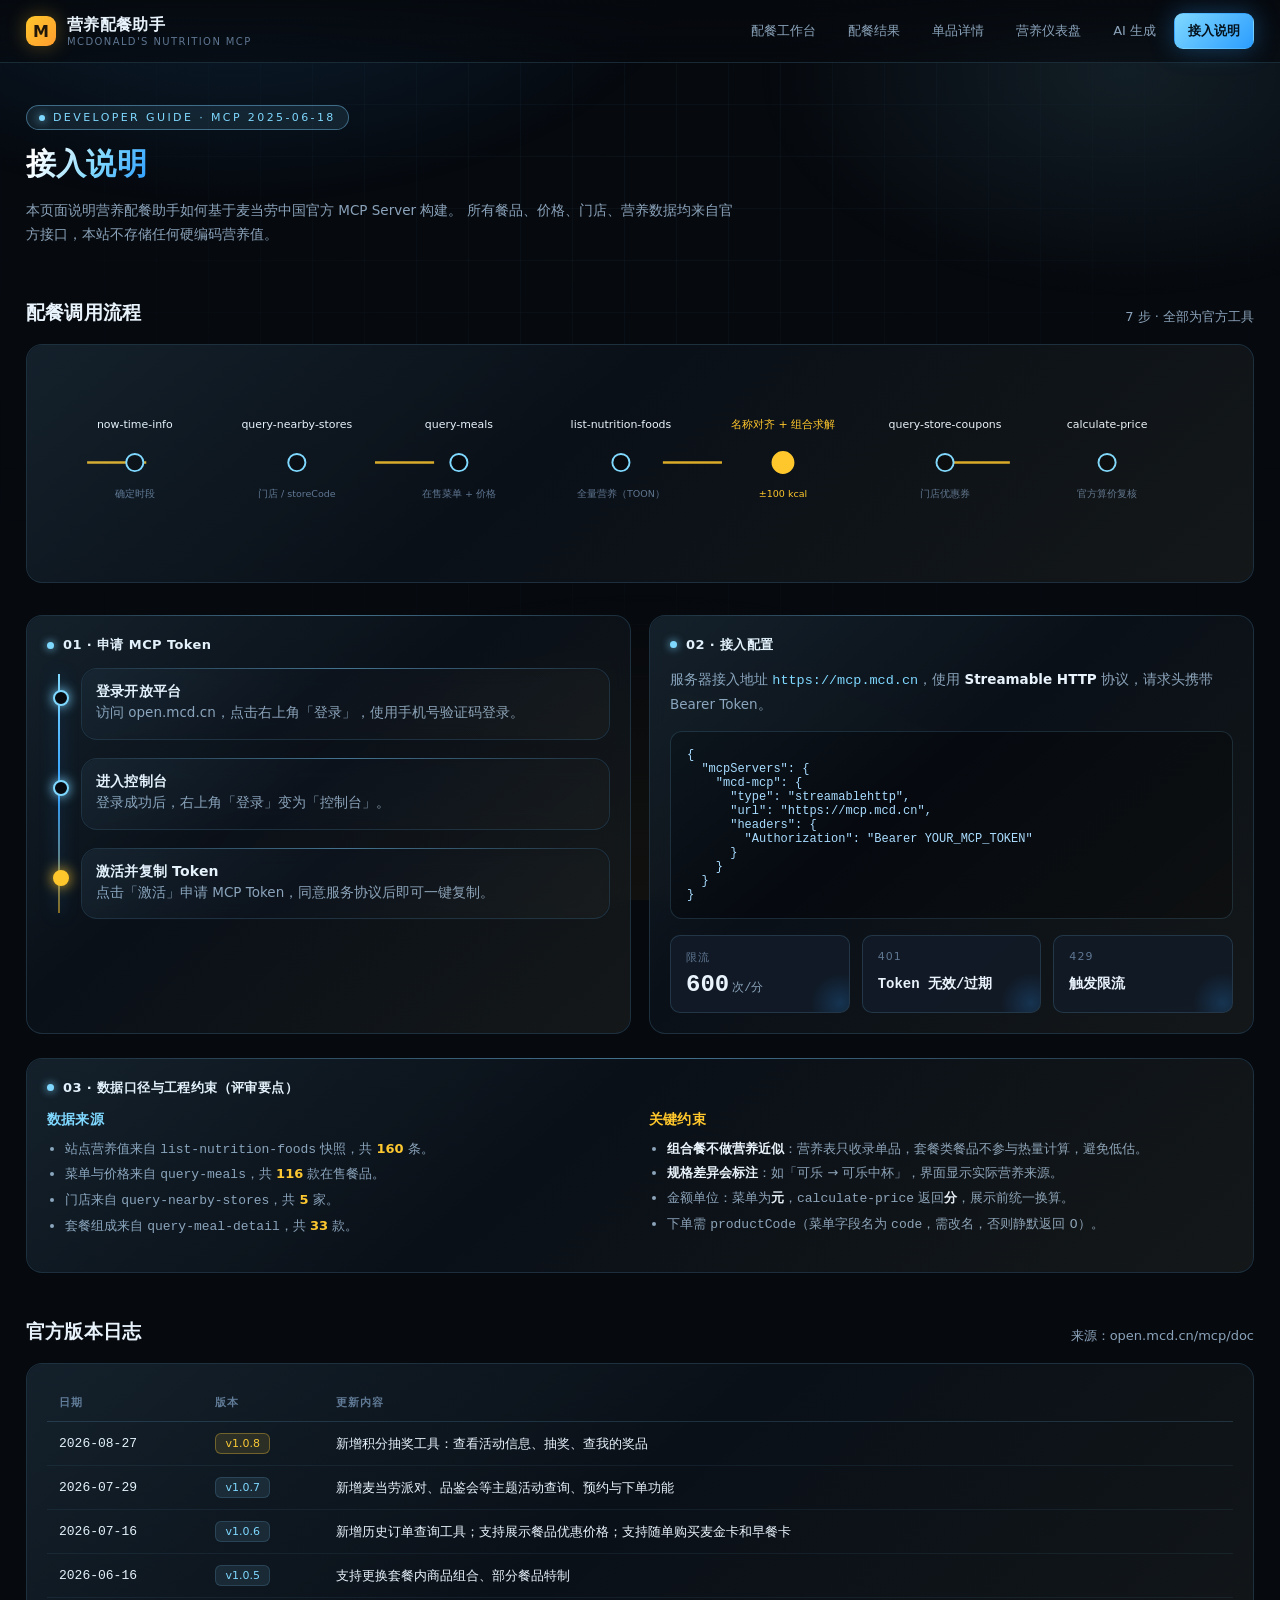
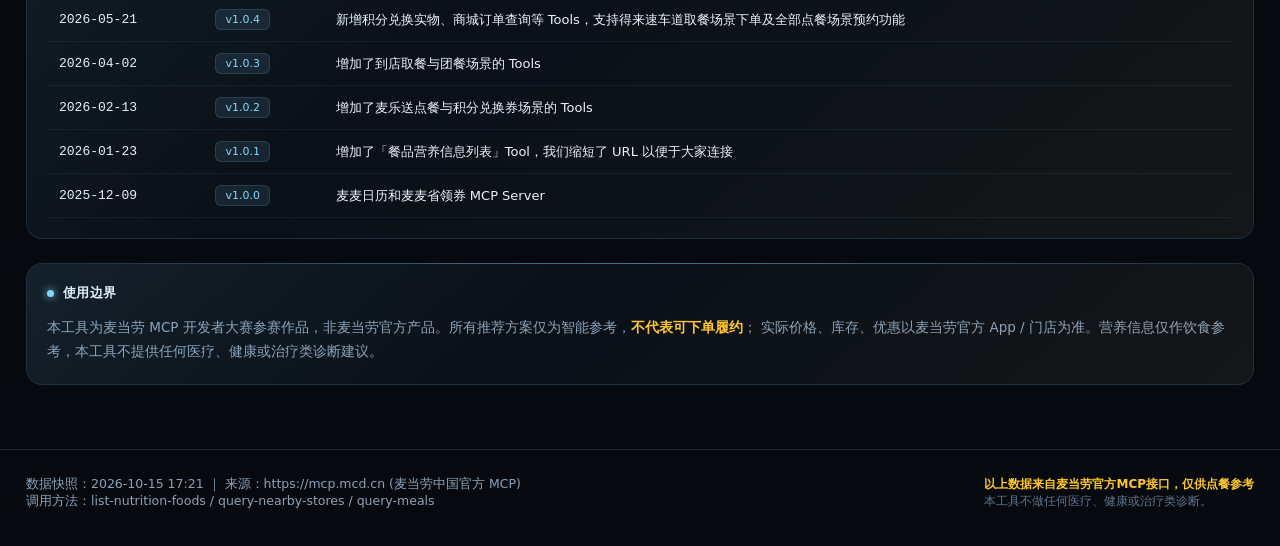
<file: Nutrition Meal Planning Assistant/site/guide.html>
<!DOCTYPE html>
<html lang="zh-CN">
<head>
<meta charset="UTF-8" />
<meta name="viewport" content="width=device-width, initial-scale=1" />
<meta name="description" content="营养配餐助手如何基于麦当劳中国官方 MCP Server 构建：申请 Token、Streamable HTTP 接入配置、七步调用流程、数据口径与工程约束。" />
<meta name="theme-color" content="#06090e" />
<link rel="icon" href="data:image/svg+xml,%3Csvg xmlns='http://www.w3.org/2000/svg' viewBox='0 0 32 32'%3E%3Crect width='32' height='32' rx='8' fill='%23ffc72c'/%3E%3Ctext x='16' y='23' font-size='19' font-family='sans-serif' font-weight='700' text-anchor='middle' fill='%2322180a'%3EM%3C/text%3E%3C/svg%3E" />
<title>接入说明 | 麦当劳营养配餐助手</title>
<link rel="stylesheet" href="assets/css/style.css" />
</head>
<body>
<a class="skip-link" href="#main">跳到主内容</a>

<header class="nav" id="nav">
  <div class="nav-in">
    <div class="brand"><span class="logo">M</span><span>营养配餐助手<small>MCDONALD'S NUTRITION MCP</small></span></div>
    <nav class="nav-links">
      <a href="index.html">配餐工作台</a>
      <a href="results.html">配餐结果</a>
      <a href="detail.html">单品详情</a>
      <a href="dashboard.html">营养仪表盘</a>
      <a href="loading.html">AI 生成</a>
      <a href="guide.html" class="on">接入说明</a>
    </nav>
  </div>
</header>

<main id="main">
<div class="wrap">
  <noscript>
    <div class="holo flat mt-16">当前浏览器已禁用 JavaScript，页面中的实时数据条数无法显示，其余说明内容不受影响。</div>
  </noscript>

  <div class="page-head">
    <span class="eyebrow">DEVELOPER GUIDE · MCP 2025-06-18</span>
    <h1>接入说明</h1>
    <p class="lead">
      本页面说明营养配餐助手如何基于麦当劳中国官方 MCP Server 构建。
      所有餐品、价格、门店、营养数据均来自官方接口，本站不存储任何硬编码营养值。
    </p>
  </div>

  <!-- 横向流程时间轴 -->
  <div class="section-head"><h2>配餐调用流程</h2><span class="sub">7 步 · 全部为官方工具</span></div>

  <div class="holo flat flow-scroll scroll-x">
    <svg viewBox="0 0 1240 190" style="min-width:1080px;width:100%" role="img"
         aria-label="配餐调用流程：now-time-info 确定时段 → query-nearby-stores 取门店 → query-meals 取在售菜单与价格 → list-nutrition-foods 取全量营养 → 名称对齐与组合求解（±100 kcal）→ query-store-coupons 取优惠券 → calculate-price 官方算价复核">
      <defs>
        <linearGradient id="tl" x1="0" y1="0" x2="1" y2="0">
          <stop offset="0%" stop-color="#2b9dff"/><stop offset="55%" stop-color="#7fd8ff"/><stop offset="100%" stop-color="#ffc72c"/>
        </linearGradient>
      </defs>
      <line x1="40" y1="96" x2="1200" y2="96" stroke="url(#tl)" stroke-width="2" opacity=".75"/>
      <line class="trace" x1="40" y1="96" x2="1200" y2="96" stroke="#ffc72c" stroke-width="2.6" opacity=".85"/>
      <g>
        <g><circle cx="90" cy="96" r="9" fill="#06090e" stroke="#7fd8ff" stroke-width="2"/><text x="90" y="60" text-anchor="middle" font-size="11.5" fill="#e9f3fc">now-time-info</text><text x="90" y="132" text-anchor="middle" font-size="10" fill="#5f7691">确定时段</text></g>
        <g><circle cx="260" cy="96" r="9" fill="#06090e" stroke="#7fd8ff" stroke-width="2"/><text x="260" y="60" text-anchor="middle" font-size="11.5" fill="#e9f3fc">query-nearby-stores</text><text x="260" y="132" text-anchor="middle" font-size="10" fill="#5f7691">门店 / storeCode</text></g>
        <g><circle cx="430" cy="96" r="9" fill="#06090e" stroke="#7fd8ff" stroke-width="2"/><text x="430" y="60" text-anchor="middle" font-size="11.5" fill="#e9f3fc">query-meals</text><text x="430" y="132" text-anchor="middle" font-size="10" fill="#5f7691">在售菜单 + 价格</text></g>
        <g><circle cx="600" cy="96" r="9" fill="#06090e" stroke="#7fd8ff" stroke-width="2"/><text x="600" y="60" text-anchor="middle" font-size="11.5" fill="#e9f3fc">list-nutrition-foods</text><text x="600" y="132" text-anchor="middle" font-size="10" fill="#5f7691">全量营养（TOON）</text></g>
        <g><circle cx="770" cy="96" r="11" fill="#ffc72c" stroke="#ffc72c" stroke-width="2"/><text x="770" y="60" text-anchor="middle" font-size="11.5" fill="#ffc72c">名称对齐 + 组合求解</text><text x="770" y="132" text-anchor="middle" font-size="10" fill="#ffc72c">±100 kcal</text></g>
        <g><circle cx="940" cy="96" r="9" fill="#06090e" stroke="#7fd8ff" stroke-width="2"/><text x="940" y="60" text-anchor="middle" font-size="11.5" fill="#e9f3fc">query-store-coupons</text><text x="940" y="132" text-anchor="middle" font-size="10" fill="#5f7691">门店优惠券</text></g>
        <g><circle cx="1110" cy="96" r="9" fill="#06090e" stroke="#7fd8ff" stroke-width="2"/><text x="1110" y="60" text-anchor="middle" font-size="11.5" fill="#e9f3fc">calculate-price</text><text x="1110" y="132" text-anchor="middle" font-size="10" fill="#5f7691">官方算价复核</text></g>
      </g>
    </svg>
  </div>

  <div class="grid-2 mt-32">
    <div class="holo flat">
      <h3 class="card-title"><span class="dot"></span><span>01 · 申请 MCP Token</span></h3>
      <div class="timeline">
        <div class="tl-item">
          <div class="holo flat sub-card"><h4>登录开放平台</h4><p>访问 open.mcd.cn，点击右上角「登录」，使用手机号验证码登录。</p></div>
        </div>
        <div class="tl-item">
          <div class="holo flat sub-card"><h4>进入控制台</h4><p>登录成功后，右上角「登录」变为「控制台」。</p></div>
        </div>
        <div class="tl-item now">
          <div class="holo flat sub-card"><h4>激活并复制 Token</h4><p>点击「激活」申请 MCP Token，同意服务协议后即可一键复制。</p></div>
        </div>
      </div>
    </div>

    <div class="holo flat">
      <h3 class="card-title"><span class="dot"></span><span>02 · 接入配置</span></h3>
      <p>服务器接入地址 <span class="mono hl-ice">https://mcp.mcd.cn</span>，使用 <b class="hl-text">Streamable HTTP</b> 协议，请求头携带 Bearer Token。</p>
      <pre class="mono code-block">{
  "mcpServers": {
    "mcd-mcp": {
      "type": "streamablehttp",
      "url": "https://mcp.mcd.cn",
      "headers": {
        "Authorization": "Bearer YOUR_MCP_TOKEN"
      }
    }
  }
}</pre>
      <div class="metrics mt-16">
        <div class="metric"><div class="k">限流</div><div class="v">600<span class="u">次/分</span></div></div>
        <div class="metric"><div class="k">401</div><div class="v sm">Token 无效/过期</div></div>
        <div class="metric"><div class="k">429</div><div class="v sm">触发限流</div></div>
      </div>
    </div>
  </div>

  <div class="holo flat mt-24">
    <h3 class="card-title"><span class="dot"></span><span>03 · 数据口径与工程约束（评审要点）</span></h3>
    <div class="grid-2">
      <div>
        <h4 class="hl-ice">数据来源</h4>
        <ul class="bullets">
          <li>站点营养值来自 <span class="mono">list-nutrition-foods</span> 快照，共 <b class="hl-y" id="nCount">—</b> 条。</li>
          <li>菜单与价格来自 <span class="mono">query-meals</span>，共 <b class="hl-y" id="mCount">—</b> 款在售餐品。</li>
          <li>门店来自 <span class="mono">query-nearby-stores</span>，共 <b class="hl-y" id="sCount">—</b> 家。</li>
          <li>套餐组成来自 <span class="mono">query-meal-detail</span>，共 <b class="hl-y" id="dCount">—</b> 款。</li>
        </ul>
      </div>
      <div>
        <h4 class="hl-y">关键约束</h4>
        <ul class="bullets">
          <li><b class="hl-text">组合餐不做营养近似</b>：营养表只收录单品，套餐类餐品不参与热量计算，避免低估。</li>
          <li><b class="hl-text">规格差异会标注</b>：如「可乐 → 可乐中杯」，界面显示实际营养来源。</li>
          <li>金额单位：菜单为<b class="hl-text">元</b>，<span class="mono">calculate-price</span> 返回<b class="hl-text">分</b>，展示前统一换算。</li>
          <li>下单需 <span class="mono">productCode</span>（菜单字段名为 <span class="mono">code</span>，需改名，否则静默返回 0）。</li>
        </ul>
      </div>
    </div>
  </div>

  <div class="section-head"><h2>官方版本日志</h2><span class="sub">来源：open.mcd.cn/mcp/doc</span></div>
  <div class="holo flat scroll-x">
    <table class="data">
      <caption class="sr-only">麦当劳 MCP Server 官方版本日志，按日期倒序</caption>
      <thead><tr><th scope="col">日期</th><th scope="col">版本</th><th scope="col">更新内容</th></tr></thead>
      <tbody id="verBody"></tbody>
    </table>
  </div>

  <div class="holo flat mt-24">
    <h3 class="card-title"><span class="dot"></span><span>使用边界</span></h3>
    <p>
      本工具为麦当劳 MCP 开发者大赛参赛作品，非麦当劳官方产品。所有推荐方案仅为智能参考，<b class="hl-y">不代表可下单履约</b>；
      实际价格、库存、优惠以麦当劳官方 App / 门店为准。营养信息仅作饮食参考，本工具不提供任何医疗、健康或治疗类诊断建议。
    </p>
  </div>
</div>
</main>

<footer class="foot" id="foot">
  <div class="wrap"><div class="in">
    <div class="muted">数据来源：麦当劳官方 MCP 接口（营养 / 菜单 / 门店 / 价格）</div>
    <div class="disclaimer"><b>以上数据来自麦当劳官方MCP接口，仅供点餐参考</b><br />本工具不做任何医疗、健康或治疗类诊断。</div>
  </div></div>
</footer>

<script defer src="assets/js/data-embed.js"></script>
<script defer src="assets/js/details-embed.js" onerror="window.__noDetails=1"></script>
<script defer src="assets/js/core.js"></script>
<script defer src="assets/js/guide.js"></script>
</body>
</html>
</file>
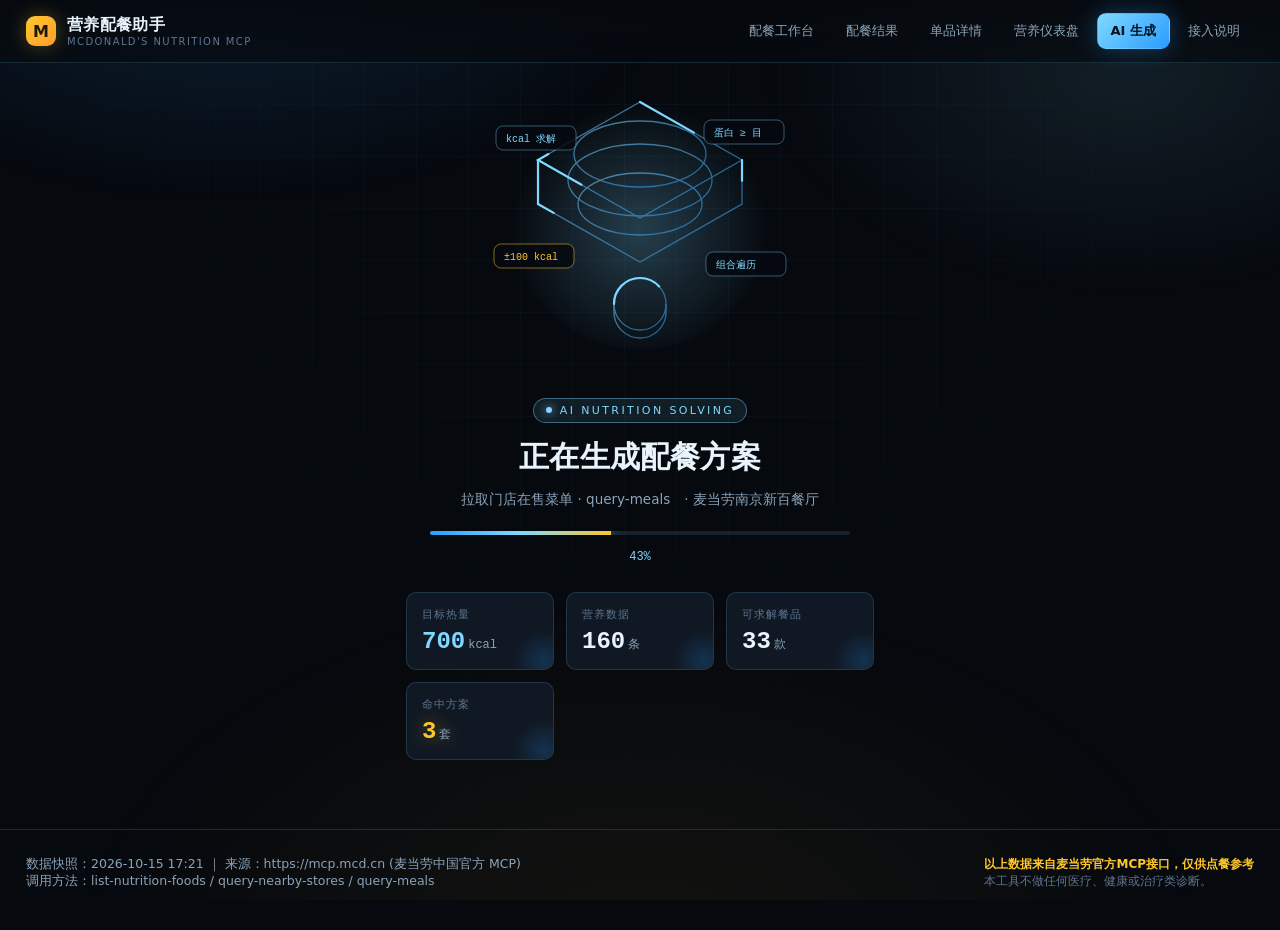
<file: Nutrition Meal Planning Assistant/site/loading.html>
<!DOCTYPE html>
<html lang="zh-CN">
<head>
<meta charset="UTF-8" />
<meta name="viewport" content="width=device-width, initial-scale=1" />
<meta name="description" content="正在按目标热量求解麦当劳套餐组合。" />
<meta name="theme-color" content="#06090e" />
<link rel="icon" href="data:image/svg+xml,%3Csvg xmlns='http://www.w3.org/2000/svg' viewBox='0 0 32 32'%3E%3Crect width='32' height='32' rx='8' fill='%23ffc72c'/%3E%3Ctext x='16' y='23' font-size='19' font-family='sans-serif' font-weight='700' text-anchor='middle' fill='%2322180a'%3EM%3C/text%3E%3C/svg%3E" />
<title>AI 正在生成配餐方案… | 麦当劳 MCP</title>
<link rel="stylesheet" href="assets/css/style.css" />
</head>
<body>
<a class="skip-link" href="#main">跳到主内容</a>

<header class="nav" id="nav">
  <div class="nav-in">
    <div class="brand"><span class="logo">M</span><span>营养配餐助手<small>MCDONALD'S NUTRITION MCP</small></span></div>
    <nav class="nav-links">
      <a href="index.html">配餐工作台</a>
      <a href="results.html">配餐结果</a>
      <a href="detail.html">单品详情</a>
      <a href="dashboard.html">营养仪表盘</a>
      <a href="loading.html" class="on">AI 生成</a>
      <a href="guide.html">接入说明</a>
    </nav>
  </div>
</header>

<main id="main">
<div class="wrap">
  <noscript>
    <div class="holo flat mt-16">当前浏览器已禁用 JavaScript，无法执行配餐求解，请返回工作台或开启脚本后重试。</div>
  </noscript>

  <div class="loading-stage">
    <div>
      <div class="wire-box">
        <svg viewBox="0 0 300 300" aria-hidden="true" focusable="false">
          <defs>
            <linearGradient id="hl" x1="0" y1="0" x2="1" y2="1">
              <stop offset="0%" stop-color="#7fd8ff"/>
              <stop offset="100%" stop-color="#2b9dff"/>
            </linearGradient>
            <radialGradient id="hglow" cx="50%" cy="55%">
              <stop offset="0%" stop-color="rgba(127,216,255,.26)"/>
              <stop offset="100%" stop-color="rgba(127,216,255,0)"/>
            </radialGradient>
          </defs>
          <circle cx="150" cy="150" r="132" fill="url(#hglow)"/>
          <!-- 全息线框套餐轮廓 -->
          <g fill="none" stroke="url(#hl)" stroke-width="1.3" opacity=".55">
            <path d="M150 34 L252 92 L150 150 L48 92 Z"/>
            <path d="M48 92 L48 136 L150 194 L252 136 L252 92"/>
            <path d="M150 150 L150 194"/>
            <ellipse cx="150" cy="86" rx="66" ry="33"/>
            <ellipse cx="150" cy="112" rx="72" ry="36"/>
            <ellipse cx="150" cy="136" rx="62" ry="31"/>
            <circle cx="150" cy="236" r="26"/>
            <path d="M124 236 L124 244 A26 26 0 0 0 176 244 L176 236"/>
          </g>
          <!-- 流动光带 -->
          <g fill="none" stroke="#7fd8ff" stroke-width="2.2" stroke-linecap="round">
            <path class="trace" d="M150 34 L252 92 L150 150 L48 92 Z"/>
            <path class="trace" d="M48 92 L48 136 L150 194 L252 136 L252 92" style="animation-delay:.6s"/>
            <path class="trace" d="M124 236 A26 26 0 0 1 176 236" style="animation-delay:1.1s"/>
          </g>
          <!-- 悬浮营养节点（装饰，对读屏隐藏） -->
          <g font-family="monospace" font-size="10" fill="#7fd8ff">
            <g class="node-chip" style="animation-delay:.2s"><rect x="6" y="58" width="80" height="24" rx="7" fill="rgba(6,10,16,.85)" stroke="rgba(124,208,255,.4)"/><text x="16" y="74">kcal 求解</text></g>
            <g class="node-chip" style="animation-delay:.5s"><rect x="214" y="52" width="80" height="24" rx="7" fill="rgba(6,10,16,.85)" stroke="rgba(124,208,255,.4)"/><text x="224" y="68">蛋白 ≥ 目</text></g>
            <g class="node-chip" style="animation-delay:.8s"><rect x="4" y="176" width="80" height="24" rx="7" fill="rgba(6,10,16,.85)" stroke="rgba(255,199,44,.5)"/><text x="14" y="192" fill="#ffc72c">±100 kcal</text></g>
            <g class="node-chip" style="animation-delay:1.1s"><rect x="216" y="184" width="80" height="24" rx="7" fill="rgba(6,10,16,.85)" stroke="rgba(124,208,255,.4)"/><text x="226" y="200">组合遍历</text></g>
          </g>
        </svg>
      </div>

      <span class="eyebrow">AI NUTRITION SOLVING</span>
      <h1 class="stage-h1">正在生成配餐方案</h1>
      <p id="stepText" class="stage-step" role="status" aria-live="polite">初始化求解器…</p>

      <div class="progress-track" role="progressbar" aria-labelledby="stepText" aria-valuemin="0" aria-valuemax="100" aria-valuenow="0" id="track">
        <i id="bar"></i>
      </div>
      <p class="mono pct-label" id="pct">0%</p>

      <div class="metrics narrow mt-24" id="liveMetrics"></div>
    </div>
  </div>
</div>
</main>

<footer class="foot" id="foot">
  <div class="wrap"><div class="in">
    <div class="muted">数据来源：麦当劳官方 MCP 接口（营养 / 菜单 / 门店 / 价格）</div>
    <div class="disclaimer"><b>以上数据来自麦当劳官方MCP接口，仅供点餐参考</b><br />本工具不做任何医疗、健康或治疗类诊断。</div>
  </div></div>
</footer>

<script defer src="assets/js/data-embed.js"></script>
<script defer src="assets/js/core.js"></script>
<script defer src="assets/js/loading.js"></script>
</body>
</html>
</file>
<file: Nutrition Meal Planning Assistant/site/assets/css/style.css>
/* ==========================================================================
   麦当劳营养配餐助手 · 全息深色设计系统
   炭黑底 + 冰蓝全息 + 麦当劳黄高亮
   ========================================================================== */

:root {
  --bg:        #06090e;
  --bg-2:      #0a0f16;
  --panel:     rgba(13, 20, 30, 0.72);
  --panel-2:   rgba(18, 27, 40, 0.86);
  --line:      rgba(124, 208, 255, 0.16);
  --line-str:  rgba(124, 208, 255, 0.42);
  --ice:       #7fd8ff;
  --ice-2:     #2b9dff;
  --ice-dim:   rgba(127, 216, 255, 0.10);
  --yellow:    #ffc72c;
  --yellow-dim:rgba(255, 199, 44, 0.12);
  --text:      #e9f3fc;
  --muted:     #8ba3ba;
  --muted-2:   #5f7691;
  --danger:    #ff6b7a;
  --ok:        #4fe0a8;

  --glow-ice:  0 0 24px rgba(43, 157, 255, 0.35);
  --glow-yel:  0 0 20px rgba(255, 199, 44, 0.30);
  --radius:    16px;
  --radius-sm: 10px;
  --ctl-h:     34px;   /* 表单控件统一高度（门店下拉框 / 定位按钮） */

  --font: "PingFang SC", "Microsoft YaHei", "Segoe UI", system-ui, -apple-system, sans-serif;
  --mono: "JetBrains Mono", "Cascadia Code", Consolas, monospace;
}

* { box-sizing: border-box; }

html, body { height: 100%; }

body {
  margin: 0;
  font-family: var(--font);
  color: var(--text);
  background: var(--bg);
  -webkit-font-smoothing: antialiased;
  overflow-x: hidden;
}

/* ---------- 背景：网格 + 辉光 + 数据流 ---------- */
body::before {
  content: "";
  position: fixed; inset: 0; z-index: 0; pointer-events: none;
  background-image:
    linear-gradient(rgba(124, 208, 255, 0.045) 1px, transparent 1px),
    linear-gradient(90deg, rgba(124, 208, 255, 0.045) 1px, transparent 1px);
  background-size: 52px 52px, 52px 52px;
  mask-image: radial-gradient(circle at 50% 20%, #000 0%, transparent 78%);
  -webkit-mask-image: radial-gradient(circle at 50% 20%, #000 0%, transparent 78%);
}
body::after {
  content: "";
  position: fixed; inset: 0; z-index: 0; pointer-events: none;
  background:
    radial-gradient(760px 420px at 18% -6%, rgba(43, 157, 255, 0.16), transparent 62%),
    radial-gradient(620px 380px at 88% 8%, rgba(127, 216, 255, 0.10), transparent 60%),
    radial-gradient(900px 600px at 50% 108%, rgba(255, 199, 44, 0.06), transparent 65%);
}

.wrap { position: relative; z-index: 1; max-width: 1360px; margin: 0 auto; padding: 0 26px; }

/* ---------- 顶部导航 ---------- */
.nav {
  position: sticky; top: 0; z-index: 40;
  backdrop-filter: blur(14px);
  background: linear-gradient(180deg, rgba(6, 9, 14, 0.92), rgba(6, 9, 14, 0.62));
  border-bottom: 1px solid var(--line);
}
.nav-in { display: flex; align-items: center; gap: 26px; height: 62px; max-width: 1360px; margin: 0 auto; padding: 0 26px; }
.brand { display: flex; align-items: center; gap: 11px; font-weight: 700; letter-spacing: .3px; white-space: nowrap; }
.brand .logo {
  width: 30px; height: 30px; border-radius: 9px;
  background: linear-gradient(135deg, var(--yellow), #ff9d2e);
  display: grid; place-items: center; color: #22180a; font-size: 16px; font-weight: 900;
  box-shadow: var(--glow-yel);
}
.brand small { display: block; font-size: 10px; font-weight: 500; color: var(--muted-2); letter-spacing: 1.4px; }
.nav-links { display: flex; gap: 4px; margin-left: auto; flex-wrap: wrap; }
.nav-links a {
  color: var(--muted); text-decoration: none; font-size: 13px;
  padding: 8px 13px; border-radius: 9px; border: 1px solid transparent; transition: .2s; white-space: nowrap;
}
.nav-links a:hover { color: var(--ice); background: var(--ice-dim); border-color: var(--line); }
.nav-links a.on { color: #04121e; background: linear-gradient(135deg, var(--ice), var(--ice-2)); font-weight: 600; box-shadow: var(--glow-ice); }

/* ---------- 通用排版 ---------- */
h1, h2, h3, h4 { margin: 0; font-weight: 700; letter-spacing: .2px; }
h1 { font-size: 30px; }
h2 { font-size: 19px; }
h3 { font-size: 15px; }
h4 { font-size: 14px; }
p  { margin: 0; line-height: 1.75; color: var(--muted); font-size: 13.5px; }
a  { color: var(--ice); }

.eyebrow {
  display: inline-flex; align-items: center; gap: 8px;
  font-size: 11px; letter-spacing: 2.4px; text-transform: uppercase;
  color: var(--ice); padding: 5px 12px; border-radius: 999px;
  border: 1px solid var(--line-str); background: var(--ice-dim);
}
.eyebrow::before { content: ""; width: 6px; height: 6px; border-radius: 50%; background: var(--ice); box-shadow: 0 0 10px var(--ice); }

.section-head { display: flex; align-items: flex-end; gap: 16px; flex-wrap: wrap; margin: 46px 0 18px; }
.section-head .sub { color: var(--muted); font-size: 13px; margin-left: auto; }

.page-head { padding: 42px 0 8px; display: flex; flex-direction: column; gap: 14px; align-items: flex-start; }
.page-head h1 { background: linear-gradient(120deg, #fff 12%, var(--ice) 58%, var(--ice-2)); -webkit-background-clip: text; background-clip: text; color: transparent; }

/* ---------- 全息卡片 ---------- */
.holo {
  position: relative;
  background: var(--panel);
  border: 1px solid var(--line);
  border-radius: var(--radius);
  padding: 20px;
  backdrop-filter: blur(9px);
  transition: transform .28s cubic-bezier(.2,.7,.3,1), box-shadow .28s, border-color .28s;
}
.holo::before {
  content: ""; position: absolute; inset: 0; border-radius: inherit; pointer-events: none;
  background: linear-gradient(140deg, rgba(127, 216, 255, 0.10), transparent 42%, rgba(255, 199, 44, 0.05));
  opacity: .8;
}
.holo::after {
  content: ""; position: absolute; left: 16px; right: 16px; top: -1px; height: 1px;
  background: linear-gradient(90deg, transparent, var(--line-str), transparent);
}
.holo:hover {
  transform: translateY(-4px);
  border-color: var(--line-str);
  box-shadow: 0 18px 46px rgba(0, 0, 0, .55), 0 0 30px rgba(43, 157, 255, .18);
}
.holo.flat:hover { transform: none; }

.card-title { display: flex; align-items: center; gap: 9px; margin-bottom: 14px; }
.card-title .dot { width: 7px; height: 7px; border-radius: 50%; background: var(--ice); box-shadow: 0 0 9px var(--ice); }
.card-title span { font-size: 13px; font-weight: 600; letter-spacing: .4px; }

/* 等轴测（2.5D）容器 */
.iso { transform: perspective(1400px) rotateX(52deg) rotateZ(-42deg); transform-style: preserve-3d; }

/* ---------- 指标 ---------- */
.metrics { display: grid; grid-template-columns: repeat(auto-fit, minmax(148px, 1fr)); gap: 12px; }
.metric {
  background: var(--panel-2); border: 1px solid var(--line); border-radius: var(--radius-sm);
  padding: 14px 15px; position: relative; overflow: hidden;
}
.metric .k { font-size: 11px; color: var(--muted-2); letter-spacing: 1.1px; text-transform: uppercase; }
.metric .v { font-size: 24px; font-weight: 700; font-family: var(--mono); margin-top: 6px; }
.metric .v .u { font-size: 12px; font-weight: 500; color: var(--muted); margin-left: 3px; }
.metric .v.sm { font-size: 14px; padding-top: 6px; }
.metric.hi .v { color: var(--yellow); text-shadow: 0 0 18px rgba(255, 199, 44, .45); }
.metric.ice .v { color: var(--ice); }
.metric::after { content: ""; position: absolute; right: -22px; bottom: -22px; width: 62px; height: 62px; border-radius: 50%; background: radial-gradient(circle, rgba(43,157,255,.20), transparent 68%); }

/* ---------- 表单控件 ---------- */
.field { margin-bottom: 15px; }
.field label { display: block; font-size: 12px; color: var(--muted); margin-bottom: 7px; letter-spacing: .5px; }
input[type=text], input[type=number], select {
  width: 100%; padding: 11px 13px; color: var(--text); font-size: 13.5px; font-family: var(--font);
  background: rgba(6, 10, 16, .82); border: 1px solid var(--line); border-radius: var(--radius-sm); outline: none; transition: .2s;
}
input:focus, select:focus { border-color: var(--ice); box-shadow: 0 0 0 3px rgba(43, 157, 255, .14); }
input[type=range] { width: 100%; accent-color: var(--ice); }

.field-label { display: flex; align-items: center; gap: 6px; margin-bottom: 7px; font-size: 12px; color: var(--muted); }
.field-label label { margin-bottom: 0; }

.chips { display: flex; flex-wrap: wrap; gap: 8px; }
.chip {
  display: inline-block; padding: 8px 14px; font-size: 12.5px; line-height: 1.2; border-radius: 999px; cursor: pointer;
  border: 1px solid var(--line); color: var(--muted); background: rgba(6, 10, 16, .6); transition: .2s; user-select: none;
  font-family: var(--font);
}
.chip:hover { color: var(--ice); border-color: var(--line-str); }
.chip.on { color: #04121e; background: linear-gradient(135deg, var(--ice), var(--ice-2)); border-color: transparent; font-weight: 600; }
.chip.on.gold { background: linear-gradient(135deg, var(--yellow), #ff9d2e); color: #22180a; }

/* 原生 radio / checkbox 驱动 chip：键盘与读屏免费可用 */
.chip-in:checked + .chip { color: #04121e; background: linear-gradient(135deg, var(--ice), var(--ice-2)); border-color: transparent; font-weight: 600; }
.chip-in:focus-visible + .chip { outline: 2px solid var(--ice); outline-offset: 2px; }

.btn {
  display: inline-flex; align-items: center; justify-content: center; gap: 8px;
  padding: 12px 22px; border-radius: var(--radius-sm); cursor: pointer; font-size: 13.5px; font-weight: 600;
  border: 1px solid transparent; font-family: var(--font); transition: .22s; text-decoration: none;
}
.btn-primary { background: linear-gradient(135deg, var(--ice), var(--ice-2)); color: #04121e; box-shadow: var(--glow-ice); }
.btn-primary:hover { filter: brightness(1.1); transform: translateY(-1px); }
.btn-gold { background: linear-gradient(135deg, var(--yellow), #ff9d2e); color: #22180a; box-shadow: var(--glow-yel); }
.btn-gold:hover { filter: brightness(1.06); transform: translateY(-1px); }
.btn-ghost { background: rgba(8, 13, 20, .7); color: var(--ice); border-color: var(--line-str); }
.btn-ghost:hover { background: var(--ice-dim); }
.btn:disabled { opacity: .45; cursor: not-allowed; transform: none; }
/* 未选门店时求解按钮置灰（去掉金色渐变与发光，避免看着仍可点） */
.btn-gold:disabled {
  background: rgba(139, 163, 186, .14); color: var(--muted-2);
  border-color: var(--line); box-shadow: none; filter: none; opacity: 1;
}

/* ---------- 标签 ---------- */
.tag {
  display: inline-flex; align-items: center; gap: 5px; padding: 3px 9px; border-radius: 6px;
  font-size: 11px; border: 1px solid var(--line); color: var(--ice); background: var(--ice-dim); white-space: nowrap;
}
.tag.gold { color: var(--yellow); border-color: rgba(255, 199, 44, .34); background: var(--yellow-dim); }
.tag.ok   { color: var(--ok); border-color: rgba(79, 224, 168, .3); background: rgba(79, 224, 168, .10); }
.tag.warn { color: var(--danger); border-color: rgba(255, 107, 122, .32); background: rgba(255, 107, 122, .10); }

/* ---------- 表格 ---------- */
table.data { width: 100%; border-collapse: collapse; font-size: 13px; }
table.data th {
  text-align: left; padding: 11px 12px; font-size: 11px; letter-spacing: 1.1px; text-transform: uppercase;
  color: var(--muted-2); border-bottom: 1px solid var(--line); font-weight: 600; white-space: nowrap;
}
table.data td { padding: 11px 12px; border-bottom: 1px solid rgba(124, 208, 255, .07); color: var(--text); }
table.data tbody tr { transition: background .18s; }
table.data tbody tr:hover { background: rgba(43, 157, 255, .06); }
table.data td.num, table.data th.num { text-align: right; font-family: var(--mono); }
table.data td.hi { color: var(--yellow); font-weight: 600; }

/* ---------- 数据流连线 ---------- */
.flowline { position: absolute; overflow: visible; pointer-events: none; }
@keyframes dash { to { stroke-dashoffset: -240; } }
.flowline path { stroke-dasharray: 5 9; animation: dash 9s linear infinite; }

/* ---------- 环形进度 / 雷达 ---------- */
.ring-wrap { display: flex; align-items: center; justify-content: center; position: relative; }
.ring-wrap .ring-center { position: absolute; text-align: center; }
.ring-wrap .ring-center b { display: block; font-family: var(--mono); font-size: 26px; }
.ring-wrap .ring-center i { font-style: normal; font-size: 11px; color: var(--muted-2); letter-spacing: 1px; }
circle.ring-bg { stroke: rgba(124, 208, 255, .12); fill: none; }
circle.ring-fg { stroke: url(#ringGrad); fill: none; stroke-linecap: round; transition: stroke-dashoffset .9s cubic-bezier(.2,.7,.3,1); }

/* ---------- 餐品卡 ---------- */
.meal-grid { display: grid; grid-template-columns: repeat(auto-fill, minmax(230px, 1fr)); gap: 16px; }
.meal-card { cursor: pointer; display: flex; flex-direction: column; gap: 12px; }
.meal-card .thumb {
  height: 128px; border-radius: 12px; display: grid; place-items: center; overflow: hidden;
  background: radial-gradient(circle at 50% 118%, rgba(255, 199, 44, .16), transparent 66%),
              linear-gradient(160deg, rgba(43, 157, 255, .10), rgba(6, 10, 16, .5));
  border: 1px solid var(--line);
}
.meal-card .thumb img { width: 118px; height: 118px; object-fit: contain; filter: drop-shadow(0 10px 22px rgba(0, 0, 0, .6)); transition: transform .3s; }
.meal-card:hover .thumb img { transform: translateY(-4px) scale(1.06); }
.meal-card .nm { font-size: 14px; font-weight: 600; line-height: 1.45; }
.meal-card .pr { font-family: var(--mono); font-size: 17px; color: var(--yellow); }
.meal-card .pr del { color: var(--muted-2); font-size: 12px; margin-left: 7px; }

/* ---------- 结果方案卡 ---------- */
.plan { display: grid; grid-template-columns: 1.5fr 1fr; gap: 22px; align-items: start; padding: 22px; }
.plan .picks { display: flex; flex-direction: column; gap: 9px; }
.pick {
  display: flex; align-items: center; gap: 12px; padding: 9px 12px; border-radius: 11px;
  background: rgba(6, 10, 16, .55); border: 1px solid var(--line);
}
.pick img { width: 44px; height: 44px; object-fit: contain; }
.pick .info { flex: 1; min-width: 0; }
.pick .info b { display: block; font-size: 13px; font-weight: 600; }
.pick .info small { color: var(--muted-2); font-size: 11.5px; }
.pick .price { font-family: var(--mono); color: var(--yellow); font-size: 13px; }

/* 方案卡左列下方：营养结构区（小型雷达 + 占比条），用于填充留白 */
.plan-extra {
  margin-top: 16px; padding-top: 15px;
  border-top: 1px dashed rgba(124, 208, 255, .16);
  display: grid; grid-template-columns: 232px minmax(0, 1fr); gap: 22px; align-items: center;
}
.pe-radar { min-width: 0; }

/* 占比条：数值与雷达图互补，宽度封顶 100%，超出的条转红 */
.pe-bars { display: flex; flex-direction: column; gap: 10px; margin: 0; padding: 0; list-style: none; }
.pe-bars li {
  display: grid; grid-template-columns: 40px minmax(0, 1fr) 96px;
  align-items: center; gap: 12px;
}
.pe-bars .nb-k { font-size: 11.5px; color: var(--muted); }
.pe-bars .nb-track {
  height: 6px; border-radius: 999px; overflow: hidden;
  background: rgba(124, 208, 255, .12); box-shadow: inset 0 0 6px rgba(0, 0, 0, .35);
}
.pe-bars .nb-track i {
  display: block; height: 100%; border-radius: 999px;
  background: linear-gradient(90deg, #2b9dff, #7fd8ff);
  box-shadow: 0 0 10px rgba(127, 216, 255, .45);
}
.pe-bars .nb-track i.over { background: linear-gradient(90deg, #ff5a5f, #ffc72c); box-shadow: 0 0 10px rgba(255, 90, 95, .45); }
.pe-bars .nb-v { font-family: var(--mono); font-size: 11.5px; color: var(--ice); text-align: right; }
.pe-bars .nb-v.over { color: #ff8f92; }

/* 环形图下方说明：超出目标时说明「环形封顶 + 超出量」 */
.ring-note { font-size: 11.5px; line-height: 1.65; color: var(--muted-2); }
.ring-note b { color: var(--yellow); font-family: var(--mono); font-weight: 700; }

/* ---------- 剖面拆解（详情页） ---------- */
.layer-stack { display: flex; flex-direction: column; gap: 12px; }
.layer {
  display: grid; grid-template-columns: 74px 1fr auto; gap: 16px; align-items: center;
  padding: 13px 16px; border-radius: 13px; border: 1px solid var(--line);
  background: linear-gradient(100deg, rgba(43, 157, 255, .09), rgba(6, 10, 16, .5));
  transition: .25s;
}
.layer:hover { border-color: var(--line-str); transform: translateX(5px); box-shadow: -8px 0 26px rgba(43, 157, 255, .14); }
.layer .ly-idx { font-family: var(--mono); font-size: 11px; color: var(--muted-2); letter-spacing: 1px; }
.layer .ly-nm { font-size: 14px; font-weight: 600; }
.layer .ly-bar { height: 5px; border-radius: 3px; margin-top: 8px; background: rgba(124, 208, 255, .12); overflow: hidden; }
.layer .ly-bar i { display: block; height: 100%; background: linear-gradient(90deg, var(--ice-2), var(--ice)); }
.layer .ly-val { font-family: var(--mono); font-size: 14px; text-align: right; }
.layer .ly-val small { display: block; color: var(--muted-2); font-size: 10.5px; font-family: var(--font); letter-spacing: .6px; }
.layer.over .ly-val { color: var(--yellow); }
.layer.over .ly-bar i { background: linear-gradient(90deg, #ff9d2e, var(--yellow)); }

/* ---------- 详情页：营养横向条形对比图（左列留白区） ---------- */
.cmp-sel {
  margin-left: auto; height: var(--ctl-h); max-width: 210px; padding: 0 26px 0 10px;
  border: 1px solid var(--line); border-radius: var(--radius-sm);
  background: rgba(6, 10, 16, .72) url("data:image/svg+xml,%3Csvg xmlns='http://www.w3.org/2000/svg' width='10' height='6'%3E%3Cpath d='M1 1l4 4 4-4' stroke='%237fd8ff' stroke-width='1.4' fill='none' stroke-linecap='round'/%3E%3C/svg%3E") no-repeat right 9px center;
  color: var(--text); font-size: 12px; font-family: var(--font);
  appearance: none; -webkit-appearance: none; cursor: pointer;
}
.cmp-sel:hover { border-color: var(--line-str); }
.cmp-sel:focus-visible { outline: 2px solid var(--ice); outline-offset: 1px; }
.cmp-sel option { background: #0a0f16; color: var(--text); }

.cmp-chart { display: flex; flex-direction: column; gap: 9px; }
.cmp-row {
  display: grid; grid-template-columns: 22px 1fr auto; gap: 13px; align-items: center;
  padding: 10px 13px; border-radius: 12px; border: 1px solid rgba(124, 208, 255, .08);
  background: linear-gradient(100deg, rgba(43, 157, 255, .07), rgba(6, 10, 16, .4));
  transition: border-color .22s, transform .22s, background .22s, box-shadow .22s;
}
.cmp-row:hover, .cmp-row.cursor {
  border-color: var(--line-str); transform: translateX(4px);
  background: linear-gradient(100deg, rgba(43, 157, 255, .14), rgba(6, 10, 16, .55));
  box-shadow: -8px 0 22px rgba(43, 157, 255, .13);
}
.cmp-idx { font-family: var(--mono); font-size: 10.5px; color: var(--muted-2); letter-spacing: 1px; }
.cmp-top { display: flex; justify-content: space-between; align-items: baseline; margin-bottom: 6px; }
.cmp-nm { font-size: 13px; font-weight: 600; }
.cmp-pct { font-family: var(--mono); font-size: 11.5px; color: var(--ice); }
.cmp-row.over .cmp-pct { color: var(--yellow); }
.cmp-track {
  position: relative; height: 8px; border-radius: 4px;
  background: rgba(124, 208, 255, .12); overflow: hidden;
}
/* 参考值基准线：轨道满刻度 = 参考值 × 130%，基准线固定在 100/130 处 */
.cmp-refline {
  position: absolute; top: -2px; bottom: -2px; left: 76.9%; width: 0; z-index: 2;
  border-left: 2px dashed rgba(233, 243, 252, .40);
}
.cmp-bar {
  position: absolute; left: 0; top: 0; bottom: 0; width: 0; border-radius: 4px;
  background: linear-gradient(90deg, var(--ice-2), var(--ice));
  box-shadow: 0 0 10px rgba(43, 157, 255, .40);
  transition: width .8s cubic-bezier(.22, .9, .3, 1);
}
.cmp-row.over .cmp-bar {
  background: linear-gradient(90deg, #ff9d2e, var(--yellow));
  box-shadow: 0 0 10px rgba(255, 199, 44, .42);
}
/* 空数据：灰色占位条 + -- */
.cmp-row.none .cmp-bar { background: rgba(139, 163, 186, .22); box-shadow: none; }
.cmp-row.none .cmp-refline { display: none; }
.cmp-row.none .cmp-pct, .cmp-row.none .cmp-val { color: var(--muted-2); }
.cmp-val { font-family: var(--mono); font-size: 13px; text-align: right; min-width: 96px; }
.cmp-val small { display: block; color: var(--muted-2); font-size: 10.5px; font-family: var(--font); letter-spacing: .4px; }

/* 对比图悬浮提示 */
.cmp-tip {
  position: fixed; z-index: 90; max-width: 270px; padding: 10px 13px;
  background: rgba(9, 14, 21, .97); border: 1px solid var(--line-str); border-radius: 12px;
  box-shadow: 0 14px 30px rgba(0, 0, 0, .55); pointer-events: none;
  font-size: 11.5px; color: var(--muted);
}
.cmp-tip b { color: var(--text); font-size: 12.5px; }
.cmp-tip .ct-rows { margin-top: 6px; display: flex; flex-direction: column; gap: 4px; }
.cmp-tip .ct-row { display: flex; justify-content: space-between; align-items: baseline; gap: 16px; }
.cmp-tip .ct-row i { font-style: normal; color: var(--muted-2); }
.cmp-tip .ct-row b { font-family: var(--mono); font-size: 12px; color: var(--text); }
.cmp-tip.over { border-color: rgba(255, 199, 44, .55); box-shadow: 0 14px 30px rgba(0, 0, 0, .55), 0 0 18px rgba(255, 199, 44, .18); }

/* ---------- 时间轴（接入说明） ---------- */
.timeline { position: relative; padding-left: 34px; }
.timeline::before {
  content: ""; position: absolute; left: 11px; top: 6px; bottom: 6px; width: 2px;
  background: linear-gradient(180deg, var(--ice), var(--ice-2), rgba(255, 199, 44, .5));
  box-shadow: 0 0 16px rgba(43, 157, 255, .55);
}
.tl-item { position: relative; margin-bottom: 18px; }
.tl-item::before {
  content: ""; position: absolute; left: -28px; top: 22px; width: 12px; height: 12px; border-radius: 50%;
  background: var(--bg); border: 2px solid var(--ice); box-shadow: 0 0 12px var(--ice);
}
.tl-item.now::before { border-color: var(--yellow); box-shadow: 0 0 14px var(--yellow); background: var(--yellow); }

/* ---------- 加载页 ---------- */
.loading-stage { min-height: 78vh; display: grid; place-items: center; text-align: center; position: relative; }
.wire-box { width: 300px; height: 300px; margin: 0 auto 30px; position: relative; }
.wire-box svg { width: 100%; height: 100%; overflow: visible; }
@keyframes trace { to { stroke-dashoffset: -600; } }
.trace { stroke-dasharray: 62 240; animation: trace 3.4s linear infinite; }
@keyframes floatIn { from { opacity: 0; transform: translateY(14px) scale(.94); } to { opacity: 1; transform: none; } }
.node-chip { opacity: 0; animation: floatIn .7s ease forwards; }
@keyframes pulse { 0%,100% { opacity: .35; } 50% { opacity: 1; } }
.pulse { animation: pulse 2.1s ease-in-out infinite; }

.progress-track { width: min(420px, 82vw); height: 4px; border-radius: 3px; background: rgba(124, 208, 255, .13); overflow: hidden; margin: 20px auto 12px; }
.progress-track i { display: block; height: 100%; width: 0; background: linear-gradient(90deg, var(--ice-2), var(--ice), var(--yellow)); box-shadow: 0 0 16px var(--ice); transition: width .35s ease; }

/* ---------- 页脚 ---------- */
.foot { border-top: 1px solid var(--line); margin-top: 64px; padding: 26px 0 40px; }
.foot .in { display: flex; gap: 18px; flex-wrap: wrap; align-items: center; justify-content: space-between; }
.disclaimer { font-size: 12px; color: var(--muted-2); }
.disclaimer b { color: var(--yellow); font-weight: 600; }

/* ---------- 工具类 ---------- */
.row { display: flex; gap: 14px; flex-wrap: wrap; }
.row.between { justify-content: space-between; }
.grow { flex: 1; min-width: 0; }
.mt-8 { margin-top: 8px; } .mt-16 { margin-top: 16px; } .mt-24 { margin-top: 24px; } .mt-32 { margin-top: 32px; }
.muted { color: var(--muted); font-size: 12.5px; }
.mono { font-family: var(--mono); }
.grid-2 { display: grid; grid-template-columns: repeat(auto-fit, minmax(320px, 1fr)); gap: 18px; }
.grid-3 { display: grid; grid-template-columns: repeat(auto-fit, minmax(250px, 1fr)); gap: 18px; }
.hidden { display: none !important; }
.empty { padding: 36px; text-align: center; color: var(--muted-2); font-size: 13px; }

.sr-only {
  position: absolute; width: 1px; height: 1px; padding: 0; margin: -1px;
  overflow: hidden; clip: rect(0, 0, 0, 0); white-space: nowrap; border: 0;
}
.skip-link {
  position: absolute; left: -9999px; top: 0; z-index: 60;
  background: var(--ice); color: #04121e; padding: 10px 16px;
  border-radius: 0 0 10px 0; font-size: 13px; text-decoration: none;
}
.skip-link:focus { left: 0; }

/* ---------- 工作台布局（原为内联 style） ---------- */
.workbench { display: grid; grid-template-columns: 330px 1fr; gap: 22px; align-items: start; }
.panel-sticky { position: sticky; top: 82px; }
.hero { padding: 0; overflow: hidden; }
.hero-grid { display: grid; grid-template-columns: 1fr; min-height: 430px; }
.hero-stage {
  position: relative; display: grid; place-items: center; padding: 26px;
  background: radial-gradient(560px 320px at 50% 108%, rgba(255, 199, 44, .13), transparent 66%);
}
.hero-art { width: 100%; max-width: 520px; overflow: visible; }
/* 图表并排行：营养雷达（左）+ 热量达成圆环（右），两卡等高拉伸；窄屏自动堆叠为单列 */
.charts-row { display: grid; grid-template-columns: 1.1fr 1fr; gap: 18px; align-items: stretch; }
.charts-row .sub-card { display: flex; flex-direction: column; }
.charts-row .sub-card > div:last-child {
  flex: 1 1 auto; display: flex; align-items: center; justify-content: center;
}
.sub-card { padding: 14px; }
.sub-card .card-title { margin-bottom: 6px; }
.hint { font-size: 11.5px; }
.hint.center { text-align: center; }
.hint-2 { font-size: 11.5px; color: var(--muted-2); }
.btn-block { width: 100%; }
.btn-sm { padding: 6px 11px !important; font-size: 12px; }
.lead { max-width: 720px; }
.hl-y { color: var(--yellow); }
.hl-ice { color: var(--ice); }
.hl-text { color: var(--text); }
.bullets { color: var(--muted); font-size: 13px; line-height: 1.9; padding-left: 18px; margin-top: 8px; }

/* ---------- 列表 / 表格 / 图文块 ---------- */
.stack { display: grid; gap: 20px; }
.scroll-x { overflow-x: auto; }
.center-flex { display: flex; justify-content: center; align-items: center; }
.metrics.two { grid-template-columns: repeat(2, 1fr); }
.metrics.narrow { max-width: 560px; margin-left: auto; margin-right: auto; text-align: left; }
.card-link { text-decoration: none; color: inherit; display: block; }
.scroll-y { max-height: 420px; overflow: auto; }
.code-block {
  background: rgba(6, 10, 16, .85); border: 1px solid var(--line); border-radius: 12px;
  padding: 16px; overflow: auto; font-size: 12px; color: #a9dcff; margin-top: 14px;
}
.pct-label { font-size: 12px; color: var(--ice); }
.stage-h1 { margin-top: 14px; }
.stage-step { margin-top: 10px; }
.flow-scroll { padding: 26px 22px; }

/* ---------- 雷达图：顶点悬浮提示 ---------- */
.rvert { cursor: help; }
.rvert .rhit { transition: fill .15s; }
.rvert:hover .rhit { fill: rgba(127, 216, 255, .10); }
.rvert.over:hover .rhit { fill: rgba(255, 90, 95, .14); }

.radar-tip {
  position: fixed; z-index: 90; min-width: 150px; max-width: 240px;
  padding: 9px 11px; border-radius: 10px;
  background: rgba(8, 13, 20, .96); border: 1px solid var(--line-str);
  box-shadow: 0 12px 28px rgba(0, 0, 0, .5);
  font-size: 12px; line-height: 1.5; color: var(--text);
  pointer-events: none; backdrop-filter: blur(6px);
}
.radar-tip[hidden] { display: none; }
.radar-tip.warn { border-color: rgba(255, 90, 95, .55); box-shadow: 0 12px 28px rgba(255, 60, 66, .18); }
.radar-tip .rt-h {
  display: flex; align-items: center; gap: 6px;
  font-size: 12.5px; font-weight: 600; color: var(--ice);
}
.radar-tip .rt-h .rt-dot {
  width: 6px; height: 6px; border-radius: 50%;
  background: var(--yellow); box-shadow: 0 0 8px var(--yellow);
}
.radar-tip.warn .rt-h { color: #ff8f92; }
.radar-tip.warn .rt-h .rt-dot { background: #ff5a5f; box-shadow: 0 0 8px #ff5a5f; }
/* 明细行：名称 / 当前值 / 每日推荐值 / 占比 分行对齐，便于逐项对照 */
.radar-tip .rt-rows { margin-top: 6px; display: flex; flex-direction: column; gap: 3px; }
.radar-tip .rt-row { display: flex; align-items: baseline; gap: 8px; font-size: 11.5px; }
.radar-tip .rt-row .rt-k {
  flex: 0 0 52px; font-size: 10.5px; color: var(--muted-2);
}
.radar-tip .rt-row .rt-val {
  margin-left: auto; font-family: var(--mono); font-size: 13px;
  font-weight: 700; color: var(--ice);
}
.radar-tip .rt-row .rt-val i { font-style: normal; font-size: 10.5px; font-weight: 400; color: var(--muted); margin-left: 3px; }
.radar-tip .rt-row .rt-val.over { color: #ff8f92; }
.radar-tip .rt-n { margin-top: 6px; font-size: 11px; color: var(--muted); }
.radar-tip .rt-n.rt-gold { color: var(--yellow); }
.radar-tip .rt-n .rt-k {
  display: inline-block; margin-right: 5px; padding: 0 5px; border-radius: 4px;
  font-size: 10px; color: var(--muted-2); background: rgba(127, 216, 255, .08);
}
.radar-tip.warn .rt-n .rt-k { color: #ff8f92; background: rgba(255, 90, 95, .12); }
/* 最接近目标热量的单品 */
.radar-tip.gold { border-color: rgba(255, 199, 44, .5); box-shadow: 0 12px 28px rgba(255, 199, 44, .14); }
.radar-tip.gold .rt-h .rt-dot { background: var(--yellow); box-shadow: 0 0 8px var(--yellow); }

/* ---------- 雷达图：分段说明（顶点含义 / 每日推荐基准 / 刻度环） ---------- */
.radar-note {
  margin-top: 14px; padding-top: 12px;
  border-top: 1px dashed rgba(124, 208, 255, .16);
  display: flex; flex-direction: column; gap: 7px;
  font-size: 11.5px; line-height: 1.7; color: var(--muted-2);
}
.radar-note p { margin: 0; }
.radar-note .rn-k {
  display: inline-block; min-width: 84px; margin-right: 8px;
  font-size: 10.5px; font-weight: 600; color: var(--ice); letter-spacing: .4px;
}
.radar-note.center { text-align: center; }
.radar-note.center .rn-k { display: block; min-width: 0; margin: 0 0 2px; }

/* ---------- 雷达图：图表标题 ---------- */
.radar-title {
  display: flex; align-items: center; justify-content: center; gap: 7px;
  margin-bottom: 8px; font-size: 12px; font-weight: 600;
  color: #dcecf9; letter-spacing: .6px;
}
.radar-title::before {
  content: ""; flex: 0 0 auto; width: 5px; height: 5px; border-radius: 50%;
  background: var(--ice); box-shadow: 0 0 8px var(--ice);
}

/* ---------- 雷达图：图例 ---------- */
.radar-legend {
  display: flex; flex-wrap: wrap; justify-content: center; gap: 6px 18px;
  margin-top: 10px; font-size: 11px; line-height: 1.5; color: var(--muted-2);
}
.radar-legend .rl-item { display: inline-flex; align-items: center; gap: 6px; white-space: nowrap; }
.radar-legend .rl-sw {
  flex: 0 0 auto; width: 16px; height: 9px; border-radius: 3px; display: inline-block;
}
.radar-legend .rl-blue {
  background: rgba(43, 157, 255, .30); border: 1px solid rgba(127, 216, 255, .65);
  box-shadow: 0 0 8px rgba(127, 216, 255, .30);
}
/* 红色虚线：对应 100% 参考边界，图例里也用虚线表达 */
.radar-legend .rl-red {
  height: 0; border-radius: 0; background: none;
  border-top: 2px dashed rgba(255, 90, 95, .9);
}

/* 散点图：离散单品，悬浮发光（不连折线，避免误读为连续趋势） */
.svert { cursor: pointer; transition: filter .15s; }
.svert:hover { filter: drop-shadow(0 0 6px rgba(127, 216, 255, .8)); }

/* ---------- 门店选择器（自定义下拉 + 定位刷新） ---------- */
.store-picker { position: relative; }
/* align-items: stretch —— 下拉框与定位按钮始终等高（高度以 --ctl-h 为准） */
.store-row { display: flex; gap: 8px; align-items: stretch; }

/* 标题：位于组件上方，浅色高亮，层级高于下拉框 */
.store-title {
  margin-bottom: 9px; font-size: 12.5px; font-weight: 600;
  color: #dcecf9; letter-spacing: 1px;
}
.store-title::before {
  content: ""; flex: 0 0 auto; width: 5px; height: 5px; border-radius: 50%;
  background: var(--ice); box-shadow: 0 0 8px var(--ice);
}

/* 下拉容器：深色圆角矩形，默认细描边；hover / focus 增强蓝色发光 */
.store-input {
  flex: 1; min-width: 0; display: flex; align-items: center; justify-content: flex-start; gap: 8px;
  padding: 3px 11px; height: var(--ctl-h); line-height: 1.25; text-align: left;
  background: rgba(7, 11, 18, .92);
  border: 1px solid rgba(124, 208, 255, .22); border-radius: 12px;
  box-shadow: inset 0 0 10px rgba(127, 216, 255, .04);
  color: var(--text); font-family: var(--font); font-size: 13px; cursor: pointer;
  transition: border-color .2s, box-shadow .2s, background .2s;
}
.store-input:hover {
  border-color: var(--ice); background: rgba(12, 19, 28, .96);
  box-shadow: inset 0 0 14px rgba(127, 216, 255, .12),
              0 0 0 3px rgba(43, 157, 255, .14),
              0 0 18px rgba(127, 216, 255, .26);
}
.store-input:focus-visible,
.store-input[aria-expanded="true"] {
  outline: none; border-color: var(--ice); background: rgba(12, 19, 28, .96);
  box-shadow: inset 0 0 16px rgba(127, 216, 255, .14),
              0 0 0 3px rgba(43, 157, 255, .22),
              0 0 26px rgba(127, 216, 255, .34);
}

/* 主文字：门店名称（优先级最高，溢出省略 + 悬浮 tooltip） */
.si-main {
  min-width: 0; flex: 0 1 auto; font-size: 13.5px; font-weight: 600; color: var(--text);
  line-height: 1.25; text-align: left;
  white-space: nowrap; overflow: hidden; text-overflow: ellipsis;
}
.si-main.empty { font-weight: 400; color: var(--muted-2); }
/* 次要信息：门店名称 (营业中) · 182m —— 降透明度区分主次 */
.si-meta {
  flex: 0 0 auto; font-size: 11.5px; color: var(--muted); opacity: .72; white-space: nowrap;
  line-height: 1.25; text-align: left;
}
/* 最右侧：向下箭头 */
.si-caret { margin-left: auto; flex: 0 0 auto; color: var(--ice); font-size: 12px; line-height: 1; transition: transform .2s; }
.store-input[aria-expanded="true"] .si-caret { transform: rotate(180deg); }

.btn-locate {
  flex: 0 0 auto; display: inline-flex; align-items: center; gap: 6px;
  padding: 0 12px; height: var(--ctl-h); line-height: 1.25; border-radius: 12px;
  background: rgba(8, 13, 20, .7); border: 1px solid var(--line);
  color: var(--ice); font-family: var(--font); font-size: 12.5px; cursor: pointer; transition: .2s;
}
.btn-locate:hover { border-color: var(--line-str); background: var(--ice-dim); box-shadow: 0 0 0 3px rgba(43, 157, 255, .12); }
.btn-locate:focus-visible { outline: 2px solid var(--ice); outline-offset: 2px; }
.btn-locate:disabled { opacity: .55; cursor: progress; }
.btn-locate .loc-ico { font-size: 14px; line-height: 1; }
.btn-locate.busy .loc-ico { animation: loc-spin 1s linear infinite; }
@keyframes loc-spin { to { transform: rotate(360deg); } }

/* 弹窗面板：搜索框固定吸顶 + 列表独立滚动；高度由 JS 按可用空间同时写入 height 与 max-height
   （默认向下展开，下方空间不足时由 .up 改为向上展开，避免压住页面底部说明；
     显式 height 必须存在——flex 子项拿到确定高度后才会被合成器标记为可滚动） */
.store-panel {
  position: absolute; z-index: 40; left: 0; right: 0; top: calc(100% + 6px);
  display: flex; flex-direction: column; padding: 7px;
  max-height: 206px;               /* ≈2 个门店条目的默认高度（JS 会按空间覆盖，仅作兜底） */
  background: rgba(9, 14, 21, .98); border: 1px solid var(--line-str); border-radius: 12px;
  box-shadow: 0 18px 38px rgba(0, 0, 0, .6);
  overflow: hidden;                /* 圆角内裁切，滚动发生在内部列表 */
}
.store-panel.up { top: auto; bottom: calc(100% + 6px); }
.store-panel[hidden] { display: none; }

/* 搜索区：固定不滚动 */
.store-search {
  flex: 0 0 auto; display: flex; align-items: center; gap: 7px;
  padding: 5px 8px; margin-bottom: 6px;
  background: rgba(6, 10, 16, .92); border: 1px solid var(--line); border-radius: 9px;
  transition: border-color .2s, box-shadow .2s;
}
.store-search:focus-within {
  border-color: var(--ice); box-shadow: 0 0 0 3px rgba(43, 157, 255, .14);
}
.store-search .ss-ico { flex: 0 0 auto; font-size: 13px; line-height: 1; color: var(--ice); opacity: .85; }
.store-search .ss-input {
  flex: 1 1 auto; min-width: 0; padding: 2px 0;
  background: transparent; border: 0; outline: none;
  color: var(--text); font-family: var(--font); font-size: 12.5px; line-height: 1.4;
}
.store-search .ss-input::placeholder { color: var(--muted-2); }
.store-search .ss-clear {
  flex: 0 0 auto; width: 18px; height: 18px; display: grid; place-items: center;
  padding: 0; border: 0; border-radius: 50%; cursor: pointer;
  background: rgba(139, 163, 186, .16); color: var(--muted);
  font-size: 12px; line-height: 1; transition: .15s;
}
.store-search .ss-clear:hover { background: rgba(127, 216, 255, .22); color: var(--ice); }
.store-search .ss-clear[hidden] { display: none; }

/* 匹配计数：固定不滚动 */
.store-count {
  flex: 0 0 auto; padding: 0 4px 6px; font-size: 11px; line-height: 1.4; color: var(--muted-2);
}
.store-count b { color: var(--ice); font-weight: 600; }

/* 列表：唯一滚动区；touch-action 保证触屏可上下滑动 */
.store-list {
  flex: 1 1 auto; min-height: 0; margin: 0; padding: 0; list-style: none;
  overflow-y: auto; overscroll-behavior: contain; touch-action: pan-y;
  scrollbar-width: thin; scrollbar-color: rgba(127, 216, 255, .38) transparent;
}
.store-list::-webkit-scrollbar { width: 8px; }
.store-list::-webkit-scrollbar-thumb {
  background: rgba(127, 216, 255, .30); border-radius: 999px; border: 2px solid transparent; background-clip: content-box;
}
.store-list::-webkit-scrollbar-thumb:hover { background: rgba(127, 216, 255, .52); background-clip: content-box; }
.store-list .sl-empty { padding: 16px; text-align: center; font-size: 12.5px; color: var(--muted-2); }

/* 面板顶部的远距离警示（仅在距离 > 200km 时出现；滚动时吸顶，背景不透明压住条目） */
.store-list .sl-warn {
  position: sticky; top: 0; z-index: 2; margin: 0 0 6px; padding: 8px 10px;
  display: flex; align-items: center; gap: 7px; border-radius: 8px; cursor: default;
  background: rgba(26, 21, 9, .97);
  border: 1px solid rgba(255, 199, 44, .34);
  box-shadow: 0 6px 14px rgba(0, 0, 0, .35);
  color: #ffd76a; font-size: 11.5px; line-height: 1.45;
}
.store-list .sl-warn .sl-warn-ico {
  flex: 0 0 auto; font-size: 12px; line-height: 1;
  color: var(--yellow); text-shadow: 0 0 8px rgba(255, 199, 44, .55);
}

.store-opt {
  display: grid; grid-template-columns: minmax(0, 1fr) auto; align-items: start;
  gap: 10px; padding: 10px 11px; border-radius: 10px; cursor: pointer;
}
.store-opt + .store-opt { margin-top: 2px; }
.store-opt:hover, .store-opt.cursor { background: var(--ice-dim); }
.store-opt[aria-selected="true"] {
  background: rgba(43, 157, 255, .14); box-shadow: inset 0 0 0 1px var(--line-str);
}
/* 左列：门店名称 + 地址，允许换行完整展示（不截断、不省略） */
.store-opt .st-col { min-width: 0; display: flex; flex-direction: column; gap: 4px; }
.store-opt .st-name {
  min-width: 0; font-size: 13px; font-weight: 600; color: var(--text); line-height: 1.45;
  white-space: normal; word-break: break-word; overflow-wrap: anywhere;
}
.store-opt .st-addr {
  min-width: 0; font-size: 11.5px; color: var(--muted-2); line-height: 1.5;
  white-space: normal; word-break: break-word; overflow-wrap: anywhere;
}
/* 右列：距离 + 营业状态竖排，均为短文本，不换行 */
.store-opt .st-side {
  flex: 0 0 auto; display: flex; flex-direction: column; align-items: flex-end; gap: 6px;
}
.store-opt .st-tag {
  font-size: 11px; padding: 3px 9px; border-radius: 999px; white-space: nowrap;
  border: 1px solid transparent;
}
.store-opt .st-tag.open { color: var(--ok); background: rgba(79, 224, 168, .12); border-color: rgba(79, 224, 168, .34); }
.store-opt .st-tag.closed { color: var(--muted-2); background: rgba(139, 163, 186, .10); border-color: rgba(139, 163, 186, .26); }
.store-opt .st-dist {
  font-family: var(--mono); font-size: 12px; color: var(--ice); white-space: nowrap; text-align: right;
}
.store-opt .st-dist.snap { color: var(--muted); }        /* 接口参考距离（未定位） */
.store-opt .st-dist.na { color: var(--muted-2); font-family: var(--font); font-size: 11.5px; }

/* 名称/地址截断后的悬浮提示：完整门店名 + 地址 */
.store-tip {
  position: fixed; z-index: 200; max-width: 320px; padding: 9px 12px;
  border-radius: 10px; background: rgba(9, 14, 21, .98);
  border: 1px solid var(--line-str);
  box-shadow: 0 16px 34px rgba(0, 0, 0, .6), 0 0 18px rgba(127, 216, 255, .12);
  pointer-events: none;
}
.store-tip[hidden] { display: none; }
.store-tip .st-tip-name { font-size: 12.5px; font-weight: 600; color: var(--text); line-height: 1.5; }
.store-tip .st-tip-addr { margin-top: 3px; font-size: 11.5px; color: var(--muted); line-height: 1.5; }
.store-tip .st-tip-extra { margin-top: 5px; font-size: 11px; color: var(--ice); opacity: .9; }

/* 定位异常弹窗 */
.modal-mask {
  position: fixed; inset: 0; z-index: 120; display: grid; place-items: center;
  padding: 20px; background: rgba(3, 6, 10, .74);
}
.modal-mask[hidden] { display: none; }
.modal {
  width: min(420px, 100%); padding: 20px; border-radius: var(--radius);
  background: var(--panel-2); border: 1px solid var(--line-str);
  box-shadow: 0 24px 60px rgba(0, 0, 0, .6);
}
.modal h3 { margin-bottom: 8px; font-size: 15px; }
.modal p { margin: 0 0 18px; font-size: 13px; line-height: 1.7; color: var(--muted); }
.modal-acts { display: flex; gap: 10px; justify-content: flex-end; flex-wrap: wrap; }

/* 详情页：左剖面 / 右面板 */
.split-detail { display: grid; grid-template-columns: 1.15fr 1fr; gap: 22px; align-items: start; }
.art-stage { display: grid; place-items: center; padding: 8px 0; }
.art { width: 100%; overflow: visible; }

@media (max-width: 1080px) {
  .workbench { grid-template-columns: 1fr; }
  .panel-sticky { position: static; }
  .split-detail { grid-template-columns: 1fr; }
  /* 窄屏：方案卡的营养结构区改为单列，雷达居中 */
  .plan-extra { grid-template-columns: 1fr; justify-items: center; }
  .pe-bars { width: 100%; }
}

@media (max-width: 860px) {
  .plan { grid-template-columns: 1fr; }
  h1 { font-size: 24px; }
  .nav-in { height: auto; padding: 12px 18px; flex-wrap: wrap; }
  .nav-links { margin-left: 0; }
  .hero-grid { grid-template-columns: 1fr; min-height: 0; }
  .hero-stage { min-height: 300px; }
  .charts-row { grid-template-columns: 1fr; }
}

@media (max-width: 560px) {
  .store-row { flex-wrap: wrap; }
  .btn-locate { flex: 1 1 auto; justify-content: center; }
  .store-opt { gap: 8px; padding: 9px 10px; }
  .store-opt .st-dist { font-size: 11.5px; }
  .store-panel { max-height: 190px; }
  .store-tip { max-width: min(320px, calc(100vw - 24px)); }
}

@media (prefers-reduced-motion: reduce) {
  .pulse, .flowline path, .node-chip, .trace, .progress-track i,
  .btn-locate.busy .loc-ico, .si-caret, .svert { animation: none; transition: none; }
  .node-chip { opacity: 1; }
  .holo { transition: none; }
}
</file>
